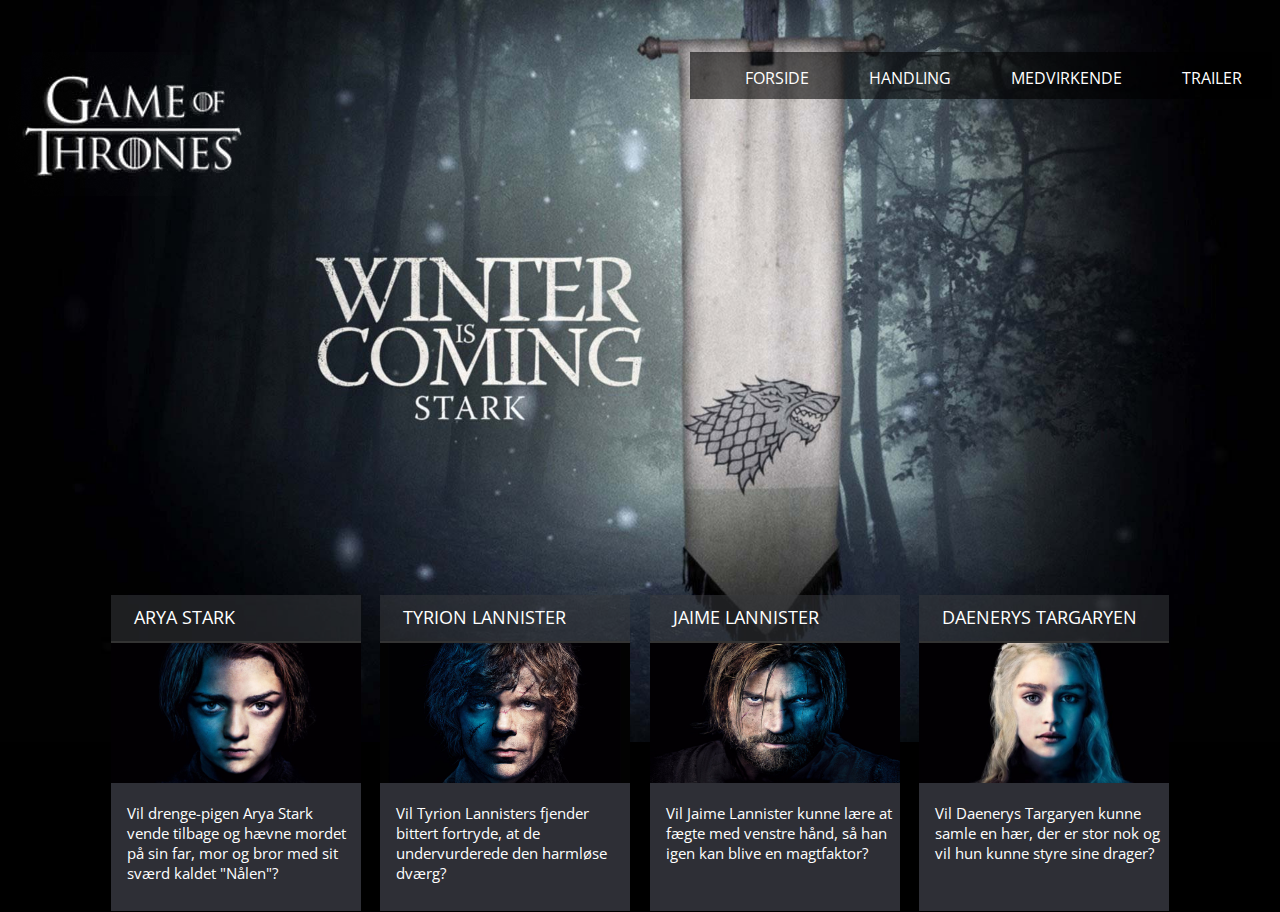
<file: index.html>
<!DOCTYPE html>
<html lang="en">
<head>
    <meta charset="UTF-8">
    <meta name="viewport" content="width=device-width, initial-scale=1.0">
    <link a href="css/style.css" type="text/css" rel="stylesheet">
    <meta name="viewport" content="width=device-width, initial-scale=1">
    <link rel="stylesheet" href="https://cdnjs.cloudflare.com/ajax/libs/font-awesome/4.7.0/css/font-awesome.min.css">
    <link href='https://fonts.googleapis.com/css?family=Open Sans' rel='stylesheet'>
    <link href="https://cdnjs.cloudflare.com/ajax/libs/animate.css/4.1.1/animate.min.css" rel="stylesheet"/>
    <title>Game of Thrones | Forside</title>
</head>
<body>
    <script>
        function myFunction() {
          var x = document.getElementById("myLinks");
          if (x.style.display === "block") {
            x.style.display = "none";
          } else {
            x.style.display = "block";
          }
        }
    </script>
    <div class="topnav">
        <a href="#home" class="active"></a>
        <div id="myLinks">
          <a href="index.html">Forside</a>
          <a href="handling.html">Handling</a>
          <a href="medvirkende.html">Medvirkende</a>
          <a href="trailer.html">Trailer</a>
        </div>
        <a href="javascript:void(0);" class="icon" onclick="myFunction()">
          <i class="fa fa-bars"></i>
        </a>
    </div>
    <header>
        <div class="div1">
            <a href="index.html"><img src="img/logo-got.png" class="animate__animated animate__fadeInLeft" class="gotimg"></a>
        </div>
        <nav>
            <a href="index.html" class="animate__animated animate__fadeInRight">FORSIDE</a>
            <a href="handling.html" class="animate__animated animate__fadeInRight">HANDLING</a>
            <a href="medvirkende.html" class="animate__animated animate__fadeInRight">MEDVIRKENDE</a>
            <a href="trailer.html" class="animate__animated animate__fadeInRight">TRAILER</a>
        </nav>
    </header>
    <content class="indexcontent">
        <a href="maisiewilliams.html"><div class="box">
            <h1>ARYA STARK</h1>
            <img src="img/arya-stark.jpg" class="topborder">
            <p>Vil drenge-pigen Arya Stark vende tilbage og hævne mordet på sin far, mor og bror med sit sværd kaldet "Nålen"?</p>
        </div></a>
        <a href="peterdinklage.html"><div class="box">
            <h1>TYRION LANNISTER</h1>
            <img src="img/tyrion-lannister.jpg" class="topborder">
            <p>Vil Tyrion Lannisters fjender bittert fortryde, at de undervurderede den harmløse dværg?</p>
        </div></a>
        <a href="nikolajcoster-waldau.html"><div class="box">
            <h1>JAIME LANNISTER</h1>
            <img src="img/jaime-lannister.jpg" class="topborder">
            <p>Vil Jaime Lannister kunne lære at fægte med venstre hånd, så han igen kan blive en magtfaktor?</p>
        </div></a>
        <a href="emiliaclarke.html"><div class="box">
            <h1>DAENERYS TARGARYEN</h1>
            <img src="img/daenerys-targaryen.jpg" class="topborder">
            <p>Vil Daenerys Targaryen kunne samle en hær, der er stor nok og vil hun kunne styre sine drager?</p>
        </div></a>
    </content>
</body>
</html>
</file>
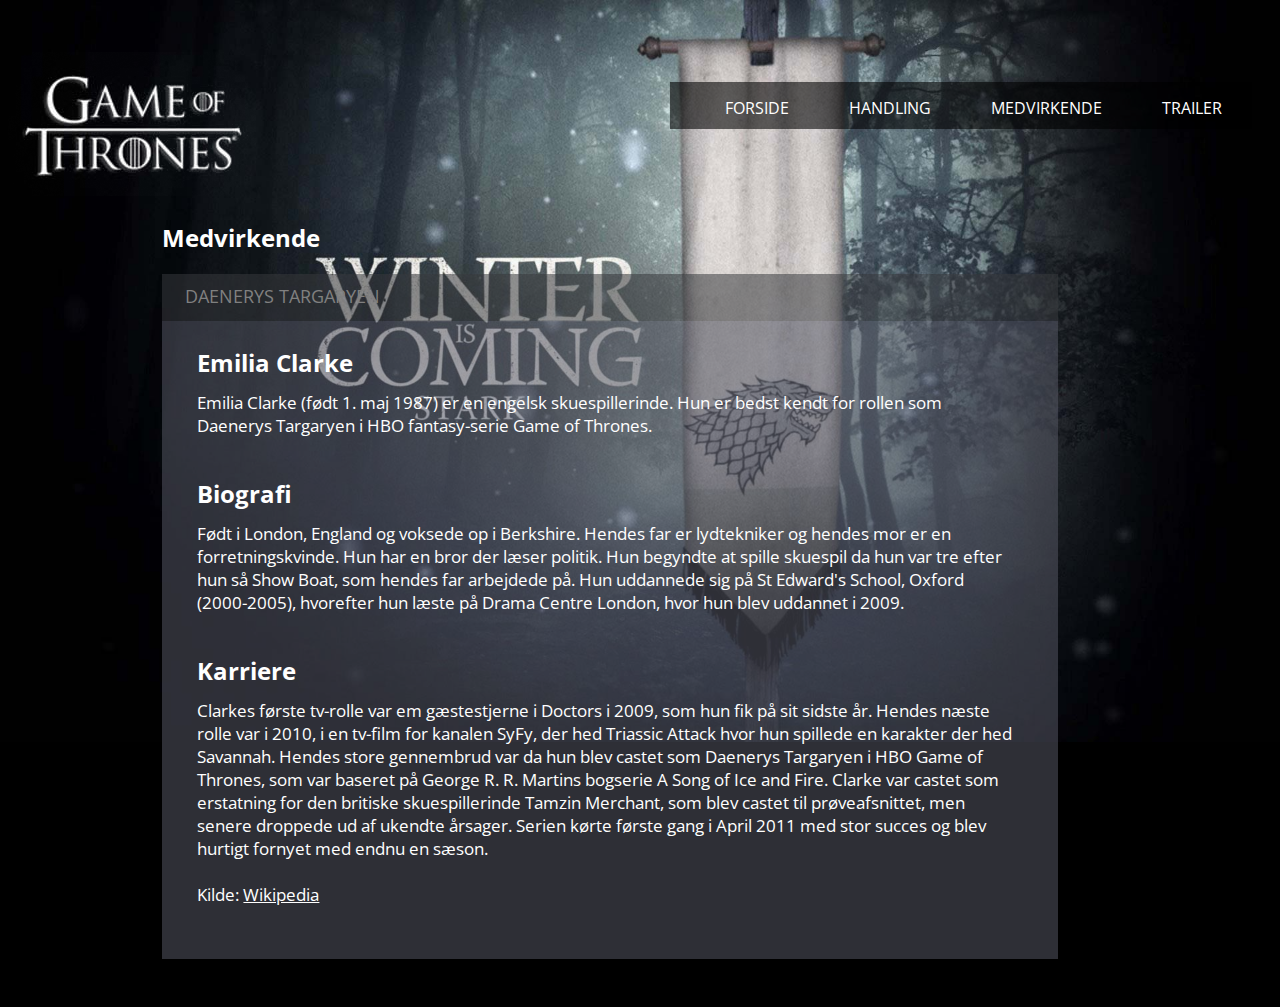
<file: emiliaclarke.html>
<!DOCTYPE html>
<html lang="en">
<head>
    <meta charset="UTF-8">
    <meta name="viewport" content="width=device-width, initial-scale=1.0">
    <link a href="css/skuespillere.css" type="text/css" rel="stylesheet">
    <meta name="viewport" content="width=device-width, initial-scale=1">
    <link rel="stylesheet" href="https://cdnjs.cloudflare.com/ajax/libs/font-awesome/4.7.0/css/font-awesome.min.css">
    <link href='https://fonts.googleapis.com/css?family=Open Sans' rel='stylesheet'>
    <link href="https://cdnjs.cloudflare.com/ajax/libs/animate.css/4.1.1/animate.min.css" rel="stylesheet"/>
    <title>Game of Thrones | Medvirkende</title>
</head>
<body>
    <script>
        function myFunction() {
          var x = document.getElementById("myLinks");
          if (x.style.display === "block") {
            x.style.display = "none";
          } else {
            x.style.display = "block";
          }
        }
    </script>
    <div class="topnav">
        <a href="#home" class="active"></a>
        <div id="myLinks">
          <a href="index.html">Forside</a>
          <a href="handling.html">Handling</a>
          <a href="medvirkende.html">Medvirkende</a>
          <a href="trailer.html">Trailer</a>
        </div>
        <a href="javascript:void(0);" class="icon" onclick="myFunction()">
          <i class="fa fa-bars"></i>
        </a>
    </div>
    <header>
        <div class="div1">
            <a href="index.html"><img src="img/logo-got.png" class="animate__animated animate__fadeInLeft" class="gotimg"></a>
        </div>
        <nav>
            <a href="index.html" class="animate__animated animate__fadeInRight">FORSIDE</a>
            <a href="handling.html" class="animate__animated animate__fadeInRight">HANDLING</a>
            <a href="medvirkende.html" class="animate__animated animate__fadeInRight">MEDVIRKENDE</a>
            <a href="trailer.html" class="animate__animated animate__fadeInRight">TRAILER</a>
        </nav>
    </header>

    <content>
        <article class="box">
            <h2>Medvirkende</h2>
            <h1>DAENERYS TARGARYEN</h1>
            <div class="flexbox">
                <div>
                    <h2 class="h2">Emilia Clarke</h2>
                    <p class="p">Emilia Clarke (født 1. maj 1987) er en engelsk skuespillerinde. Hun er bedst kendt for rollen som Daenerys Targaryen i HBO fantasy-serie Game of Thrones.</p>
                    <h2 class="h2">Biografi</h3>
                    <p class="p">Født i London, England og voksede op i Berkshire. Hendes far er lydtekniker og hendes mor er en forretningskvinde. Hun har en bror der læser politik. Hun begyndte at spille skuespil da hun var tre efter hun så Show Boat, som hendes far arbejdede på. Hun uddannede sig på St Edward's School, Oxford (2000-2005), hvorefter hun læste på Drama Centre London, hvor hun blev uddannet i 2009.</p>
                    <h2 class="h2">Karriere</h2><p class="p">Clarkes første tv-rolle var em gæstestjerne i Doctors i 2009, som hun fik på sit sidste år. Hendes næste rolle var i 2010, i en tv-film for kanalen SyFy, der hed Triassic Attack hvor hun spillede en karakter der hed Savannah. Hendes store gennembrud var da hun blev castet som Daenerys Targaryen i HBO Game of Thrones, som var baseret på George R. R. Martins bogserie A Song of Ice and Fire. Clarke var castet som erstatning for den britiske skuespillerinde Tamzin Merchant, som blev castet til prøveafsnittet, men senere droppede ud af ukendte årsager. Serien kørte første gang i April 2011 med stor succes og blev hurtigt fornyet med endnu en sæson.<br><br>Kilde: <a href="https://en.wikipedia.org/wiki/Emilia_Clarke" target="_blank">Wikipedia</a></p>
                </div>
            </div>
        </article>
    </content>
</body>
</html>
</file>
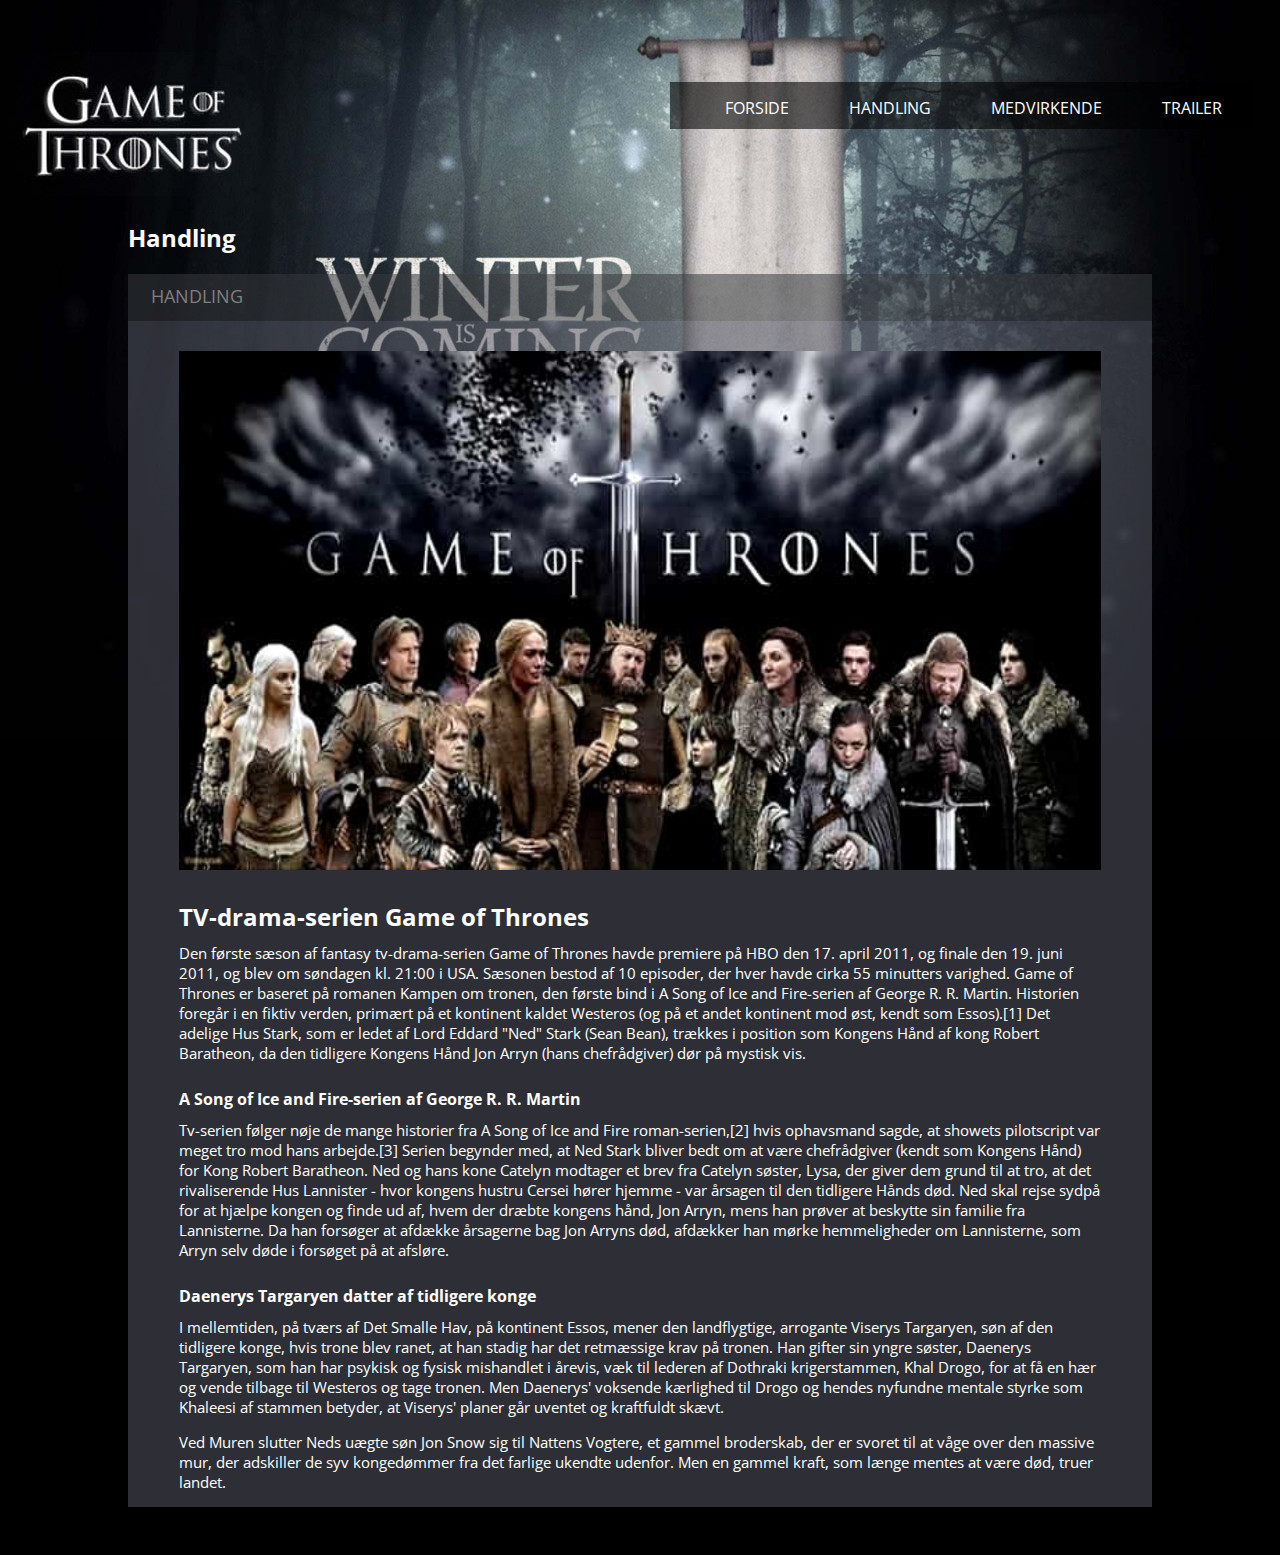
<file: handling.html>
<!DOCTYPE html>
<html lang="en">
<head>
    <meta charset="UTF-8">
    <meta name="viewport" content="width=device-width, initial-scale=1.0">
    <link a href="css/handling.css" type="text/css" rel="stylesheet">
    <meta name="viewport" content="width=device-width, initial-scale=1">
    <link rel="stylesheet" href="https://cdnjs.cloudflare.com/ajax/libs/font-awesome/4.7.0/css/font-awesome.min.css">
    <link href='https://fonts.googleapis.com/css?family=Open Sans' rel='stylesheet'>
    <link href="https://cdnjs.cloudflare.com/ajax/libs/animate.css/4.1.1/animate.min.css" rel="stylesheet"/>
    <title>Game of Thrones | Handling</title>
</head>
<body>
    <script>
        function myFunction() {
          var x = document.getElementById("myLinks");
          if (x.style.display === "block") {
            x.style.display = "none";
          } else {
            x.style.display = "block";
          }
        }
    </script>
    <div class="topnav">
        <a href="#home" class="active"></a>
        <div id="myLinks">
          <a href="index.html">Forside</a>
          <a href="handling.html">Handling</a>
          <a href="medvirkende.html">Medvirkende</a>
          <a href="trailer.html">Trailer</a>
        </div>
        <a href="javascript:void(0);" class="icon" onclick="myFunction()">
          <i class="fa fa-bars"></i>
        </a>
    </div>
    <header>
        <div class="div1">
            <a href="index.html"><img src="img/logo-got.png" class="animate__animated animate__fadeInLeft" class="gotimg"></a>
        </div>
        <nav>
            <a href="index.html" class="animate__animated animate__fadeInRight">FORSIDE</a>
            <a href="handling.html" class="animate__animated animate__fadeInRight">HANDLING</a>
            <a href="medvirkende.html" class="animate__animated animate__fadeInRight">MEDVIRKENDE</a>
            <a href="trailer.html" class="animate__animated animate__fadeInRight">TRAILER</a>
        </nav>
    </header>

    <content>
        <div class="box">
            <h2>Handling</h2>
            <h1>HANDLING</h1>
            <div class="pic">
              <img src="img/gameofthroneshandling.jpg" class="got">
            </div>
            <h2 class="h2">TV-drama-serien Game of Thrones</h2>
            <p>Den første sæson af fantasy tv-drama-serien Game of Thrones havde premiere på HBO den 17. april 2011, og finale den 19. juni 2011, og blev om søndagen kl. 21:00 i USA. Sæsonen bestod af 10 episoder, der hver havde cirka 55 minutters varighed. Game of Thrones er baseret på romanen Kampen om tronen, den første bind i A Song of Ice and Fire-serien af George R. R. Martin. Historien foregår i en fiktiv verden, primært på et kontinent kaldet Westeros (og på et andet kontinent mod øst, kendt som Essos).[1] Det adelige Hus Stark, som er ledet af Lord Eddard "Ned" Stark (Sean Bean), trækkes i position som Kongens Hånd af kong Robert Baratheon, da den tidligere Kongens Hånd Jon Arryn (hans chefrådgiver) dør på mystisk vis.</p>
            <h4 class="h2">A Song of Ice and Fire-serien af George R. R. Martin</h4>
            <p>Tv-serien følger nøje de mange historier fra A Song of Ice and Fire roman-serien,[2] hvis ophavsmand sagde, at showets pilotscript var meget tro mod hans arbejde.[3] Serien begynder med, at Ned Stark bliver bedt om at være chefrådgiver (kendt som Kongens Hånd) for Kong Robert Baratheon. Ned og hans kone Catelyn modtager et brev fra Catelyn søster, Lysa, der giver dem grund til at tro, at det rivaliserende Hus Lannister - hvor kongens hustru Cersei hører hjemme - var årsagen til den tidligere Hånds død. Ned skal rejse sydpå for at hjælpe kongen og finde ud af, hvem der dræbte kongens hånd, Jon Arryn, mens han prøver at beskytte sin familie fra Lannisterne. Da han forsøger at afdække årsagerne bag Jon Arryns død, afdækker han mørke hemmeligheder om Lannisterne, som Arryn selv døde i forsøget på at afsløre.</p>
            <h4 class="h2">Daenerys Targaryen datter af tidligere konge</h4>
            <p>I mellemtiden, på tværs af Det Smalle Hav, på kontinent Essos, mener den landflygtige, arrogante Viserys Targaryen, søn af den tidligere konge, hvis trone blev ranet, at han stadig har det retmæssige krav på tronen. Han gifter sin yngre søster, Daenerys Targaryen, som han har psykisk og fysisk mishandlet i årevis, væk til lederen af Dothraki krigerstammen, Khal Drogo, for at få en hær og vende tilbage til Westeros og tage tronen. Men Daenerys' voksende kærlighed til Drogo og hendes nyfundne mentale styrke som Khaleesi af stammen betyder, at Viserys' planer går uventet og kraftfuldt skævt.</p>
            <p>Ved Muren slutter Neds uægte søn Jon Snow sig til Nattens Vogtere, et gammel broderskab, der er svoret til at våge over den massive mur, der adskiller de syv kongedømmer fra det farlige ukendte udenfor. Men en gammel kraft, som længe mentes at være død, truer landet.</p>
        </div>
    </content>
</body>
</html>
</file>
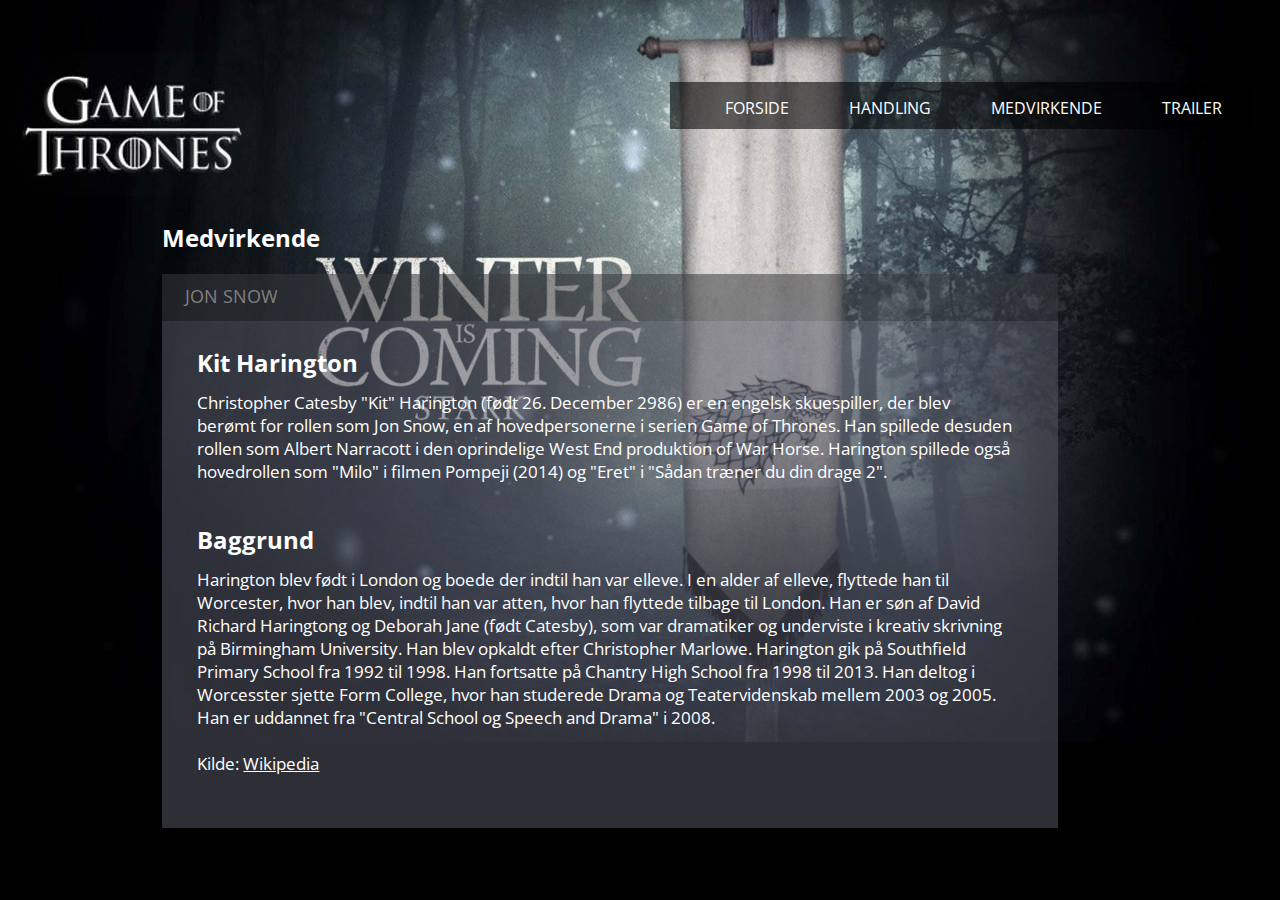
<file: kitharington.html>
<!DOCTYPE html>
<html lang="en">
<head>
    <meta charset="UTF-8">
    <meta name="viewport" content="width=device-width, initial-scale=1.0">
    <link a href="css/skuespillere.css" type="text/css" rel="stylesheet">
    <meta name="viewport" content="width=device-width, initial-scale=1">
    <link rel="stylesheet" href="https://cdnjs.cloudflare.com/ajax/libs/font-awesome/4.7.0/css/font-awesome.min.css">
    <link href='https://fonts.googleapis.com/css?family=Open Sans' rel='stylesheet'>
    <link href="https://cdnjs.cloudflare.com/ajax/libs/animate.css/4.1.1/animate.min.css" rel="stylesheet"/>
    <title>Game of Thrones | Medvirkende</title>
</head>
<body>
    <script>
        function myFunction() {
          var x = document.getElementById("myLinks");
          if (x.style.display === "block") {
            x.style.display = "none";
          } else {
            x.style.display = "block";
          }
        }
    </script>
    <div class="topnav">
        <a href="#home" class="active"></a>
        <div id="myLinks">
          <a href="index.html">Forside</a>
          <a href="handling.html">Handling</a>
          <a href="medvirkende.html">Medvirkende</a>
          <a href="trailer.html">Trailer</a>
        </div>
        <a href="javascript:void(0);" class="icon" onclick="myFunction()">
          <i class="fa fa-bars"></i>
        </a>
    </div>
    <header>
        <div class="div1">
            <a href="index.html"><img src="img/logo-got.png" class="animate__animated animate__fadeInLeft" class="gotimg"></a>
        </div>
        <nav>
            <a href="index.html" class="animate__animated animate__fadeInRight">FORSIDE</a>
            <a href="handling.html" class="animate__animated animate__fadeInRight">HANDLING</a>
            <a href="medvirkende.html" class="animate__animated animate__fadeInRight">MEDVIRKENDE</a>
            <a href="trailer.html" class="animate__animated animate__fadeInRight">TRAILER</a>
        </nav>
    </header>

    <content>
        <article class="box">
            <h2>Medvirkende</h2>
            <h1>JON SNOW</h1>
            <div class="flexbox">
                <div>
                    <h2 class="h2">Kit Harington</h2>
                    <p class="p">Christopher Catesby "Kit" Harington (født 26. December 2986) er en engelsk skuespiller, der blev berømt for rollen som Jon Snow, en af hovedpersonerne i serien Game of Thrones. Han spillede desuden rollen som Albert Narracott i den oprindelige West End produktion of War Horse. Harington spillede også hovedrollen som "Milo" i filmen Pompeji (2014) og "Eret" i "Sådan træner du din drage 2".</p>
                    <h2 class="h2">Baggrund</h2><p class="p">Harington blev født i London og boede der indtil han var elleve. I en alder af elleve, flyttede han til Worcester, hvor han blev, indtil han var atten, hvor han flyttede tilbage til London. Han er søn af David Richard Haringtong og Deborah Jane (født Catesby), som var dramatiker og underviste i kreativ skrivning på Birmingham University. Han blev opkaldt efter Christopher Marlowe. Harington gik på Southfield Primary School fra 1992 til 1998. Han fortsatte på Chantry High School fra 1998 til 2013. Han deltog i Worcesster sjette Form College, hvor han studerede Drama og Teatervidenskab mellem 2003 og 2005. Han er uddannet fra "Central School og Speech and Drama" i 2008.<br><br>Kilde: <a href="https://en.wikipedia.org/wiki/Kit_Harington" target="_blank">Wikipedia</a></p>
                </div>
            </div>
        </article>
    </content>
</body>
</html>
</file>
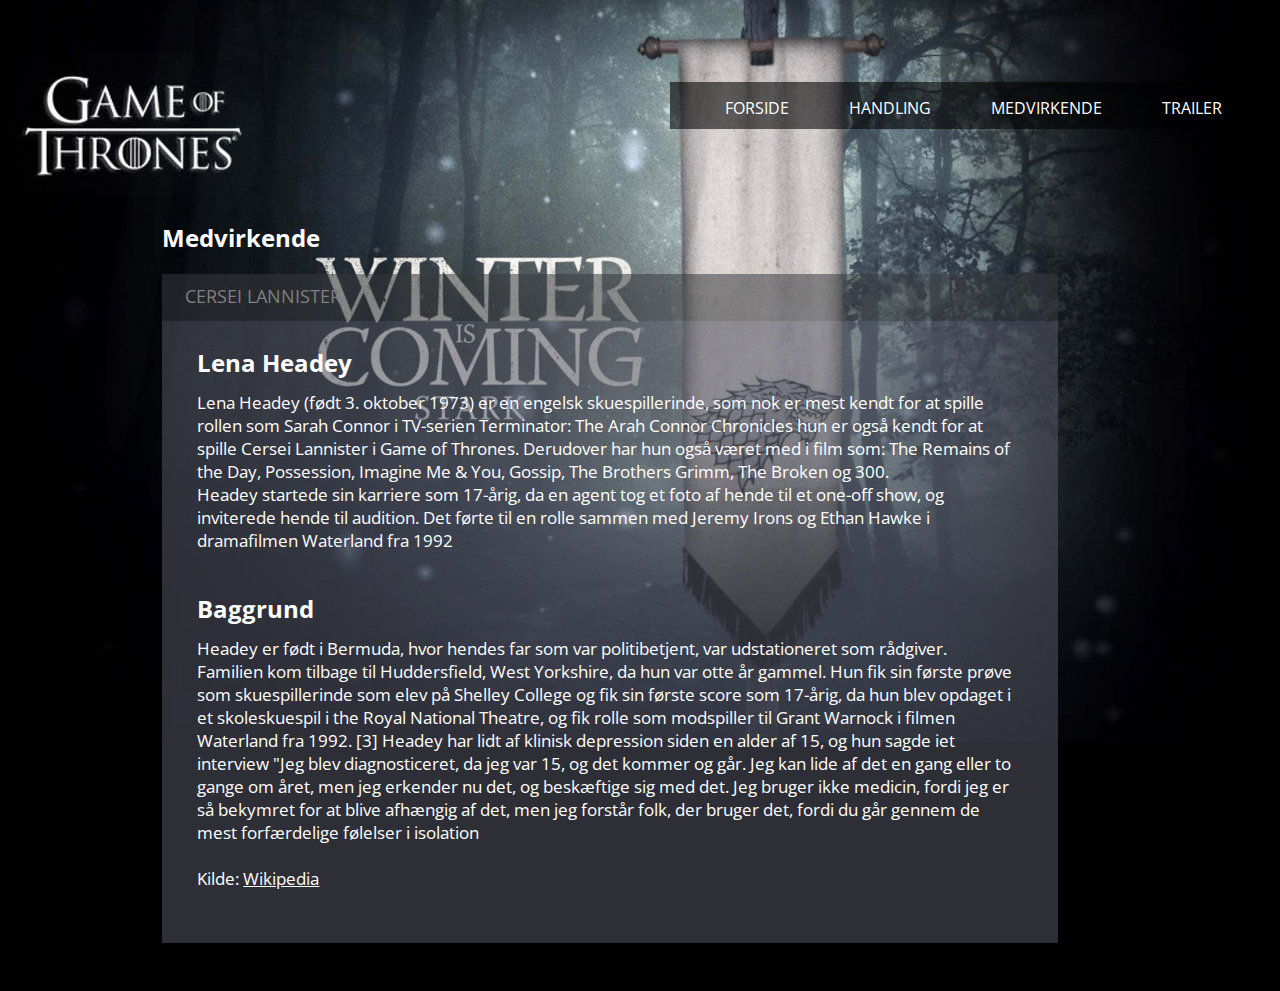
<file: lenaheadey.html>
<!DOCTYPE html>
<html lang="en">
<head>
    <meta charset="UTF-8">
    <meta name="viewport" content="width=device-width, initial-scale=1.0">
    <link a href="css/skuespillere.css" type="text/css" rel="stylesheet">
    <meta name="viewport" content="width=device-width, initial-scale=1">
    <link rel="stylesheet" href="https://cdnjs.cloudflare.com/ajax/libs/font-awesome/4.7.0/css/font-awesome.min.css">
    <link href='https://fonts.googleapis.com/css?family=Open Sans' rel='stylesheet'>
    <link href="https://cdnjs.cloudflare.com/ajax/libs/animate.css/4.1.1/animate.min.css" rel="stylesheet"/>
    <title>Game of Thrones | Medvirkende</title>
</head>
<body>
    <script>
        function myFunction() {
          var x = document.getElementById("myLinks");
          if (x.style.display === "block") {
            x.style.display = "none";
          } else {
            x.style.display = "block";
          }
        }
    </script>
    <div class="topnav">
        <a href="#home" class="active"></a>
        <div id="myLinks">
          <a href="index.html">Forside</a>
          <a href="handling.html">Handling</a>
          <a href="medvirkende.html">Medvirkende</a>
          <a href="trailer.html">Trailer</a>
        </div>
        <a href="javascript:void(0);" class="icon" onclick="myFunction()">
          <i class="fa fa-bars"></i>
        </a>
    </div>
    <header>
        <div class="div1">
            <a href="index.html"><img src="img/logo-got.png" class="animate__animated animate__fadeInLeft" class="gotimg"></a>
        </div>
        <nav>
            <a href="index.html" class="animate__animated animate__fadeInRight">FORSIDE</a>
            <a href="handling.html" class="animate__animated animate__fadeInRight">HANDLING</a>
            <a href="medvirkende.html" class="animate__animated animate__fadeInRight">MEDVIRKENDE</a>
            <a href="trailer.html" class="animate__animated animate__fadeInRight">TRAILER</a>
        </nav>
    </header>

    <content>
        <article class="box">
            <h2>Medvirkende</h2>
            <h1>CERSEI LANNISTER</h1>
            <div class="flexbox">
                <div>
                    <h2 class="h2">Lena Headey</h2>
                    <p class="p">Lena Headey (født 3. oktober 1973) er en engelsk skuespillerinde, som nok er mest kendt for at spille rollen som Sarah Connor i TV-serien Terminator: The Arah Connor Chronicles hun er også kendt for at spille Cersei Lannister i Game of Thrones. Derudover har hun også været med i film som: The Remains of the Day, Possession, Imagine Me & You, Gossip, The Brothers Grimm, The Broken og 300.<br>Headey startede sin karriere som 17-årig, da en agent tog et foto af hende til et one-off show, og inviterede hende til audition. Det førte til en rolle sammen med Jeremy Irons og Ethan Hawke i dramafilmen Waterland fra 1992</p>
                    <h2 class="h2">Baggrund</h2><p class="p">Headey er født i Bermuda, hvor hendes far som var politibetjent, var udstationeret som rådgiver. Familien kom tilbage til Huddersfield, West Yorkshire, da hun var otte år gammel. Hun fik sin første prøve som skuespillerinde som elev på Shelley College og fik sin første score som 17-årig, da hun blev opdaget i et skoleskuespil i the Royal National Theatre, og fik rolle som modspiller til Grant Warnock i filmen Waterland fra 1992. [3] Headey har lidt af klinisk depression siden en alder af 15, og hun sagde iet interview "Jeg blev diagnosticeret, da jeg var 15, og det kommer og går. Jeg kan lide af det en gang eller to gange om året, men jeg erkender nu det, og beskæftige sig med det. Jeg bruger ikke medicin, fordi jeg er så bekymret for at blive afhængig af det, men jeg forstår folk, der bruger det, fordi du går gennem de mest forfærdelige følelser i isolation<br><br>Kilde: <a href="https://en.wikipedia.org/wiki/Lena_Headey" target="_blank">Wikipedia</a></p>
                </div>
            </div>
        </article>
    </content>
</body>
</html>
</file>
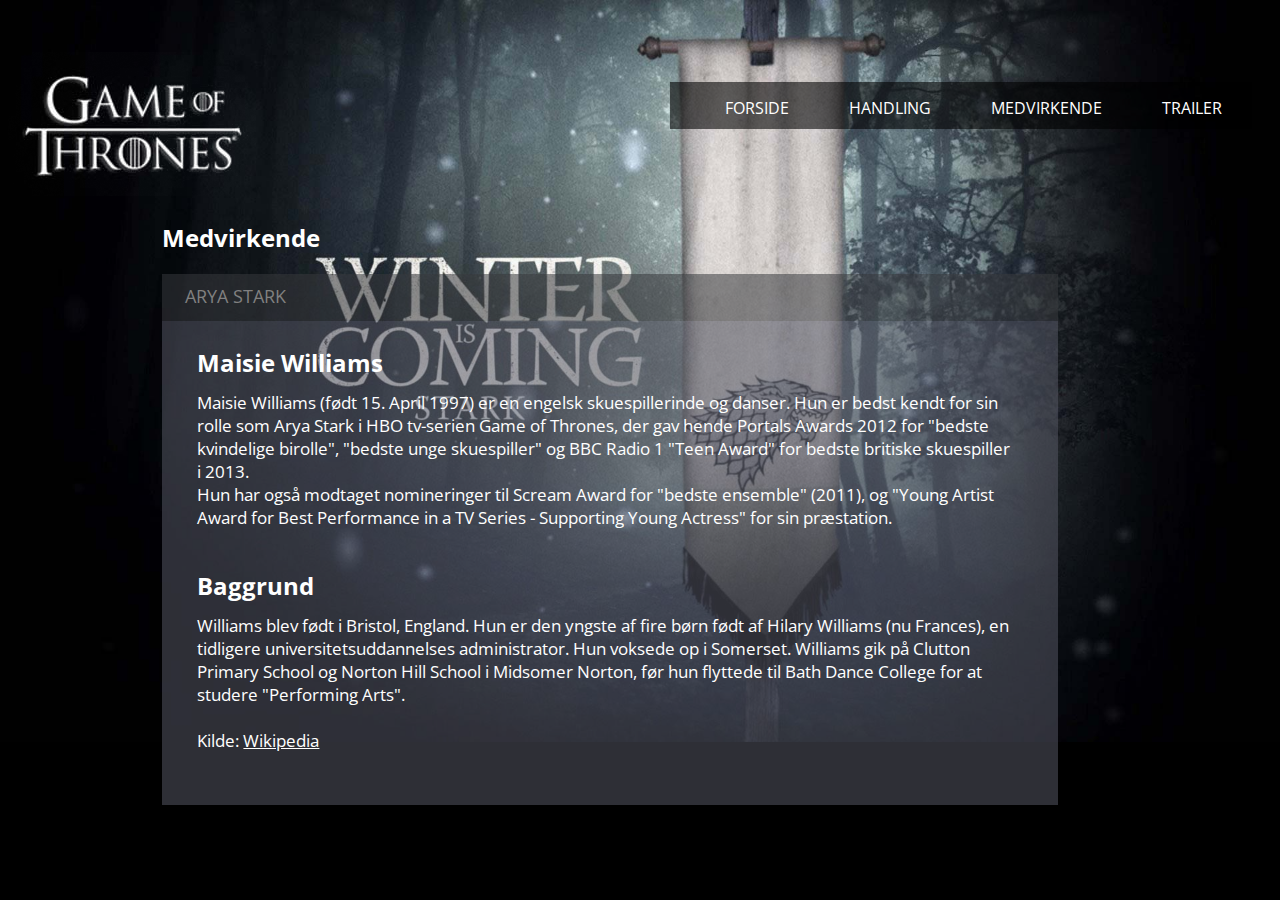
<file: maisiewilliams.html>
<!DOCTYPE html>
<html lang="en">
<head>
    <meta charset="UTF-8">
    <meta name="viewport" content="width=device-width, initial-scale=1.0">
    <link a href="css/skuespillere.css" type="text/css" rel="stylesheet">
    <meta name="viewport" content="width=device-width, initial-scale=1">
    <link rel="stylesheet" href="https://cdnjs.cloudflare.com/ajax/libs/font-awesome/4.7.0/css/font-awesome.min.css">
    <link href='https://fonts.googleapis.com/css?family=Open Sans' rel='stylesheet'>
    <link href="https://cdnjs.cloudflare.com/ajax/libs/animate.css/4.1.1/animate.min.css" rel="stylesheet"/>
    <title>Game of Thrones | Medvirkende</title>
</head>
<body>
    <script>
        function myFunction() {
          var x = document.getElementById("myLinks");
          if (x.style.display === "block") {
            x.style.display = "none";
          } else {
            x.style.display = "block";
          }
        }
    </script>
    <div class="topnav">
        <a href="#home" class="active"></a>
        <div id="myLinks">
          <a href="index.html">Forside</a>
          <a href="handling.html">Handling</a>
          <a href="medvirkende.html">Medvirkende</a>
          <a href="trailer.html">Trailer</a>
        </div>
        <a href="javascript:void(0);" class="icon" onclick="myFunction()">
          <i class="fa fa-bars"></i>
        </a>
    </div>
    <header>
        <div class="div1">
            <a href="index.html"><img src="img/logo-got.png" class="animate__animated animate__fadeInLeft" class="gotimg"></a>
        </div>
        <nav>
            <a href="index.html" class="animate__animated animate__fadeInRight">FORSIDE</a>
            <a href="handling.html" class="animate__animated animate__fadeInRight">HANDLING</a>
            <a href="medvirkende.html" class="animate__animated animate__fadeInRight">MEDVIRKENDE</a>
            <a href="trailer.html" class="animate__animated animate__fadeInRight">TRAILER</a>
        </nav>
    </header>

    <content>
        <article class="box">
            <h2>Medvirkende</h2>
            <h1>ARYA STARK</h1>
            <div class="flexbox">
                <div>
                    <h2 class="h2">Maisie Williams</h2>
                    <p class="p">Maisie Williams (født 15. April 1997) er en engelsk skuespillerinde og danser. Hun er bedst kendt for sin rolle som Arya Stark i HBO tv-serien Game of Thrones, der gav hende Portals Awards 2012 for "bedste kvindelige birolle", "bedste unge skuespiller" og BBC Radio 1 "Teen Award" for bedste britiske skuespiller i 2013.<br>Hun har også modtaget nomineringer til Scream Award for "bedste ensemble" (2011), og "Young Artist Award for Best Performance in a TV Series - Supporting Young Actress" for sin præstation.</p>
                    <h2 class="h2">Baggrund</h3>
                    <p class="p">Williams blev født i Bristol, England. Hun er den yngste af fire børn født af Hilary Williams (nu Frances), en tidligere universitetsuddannelses administrator. Hun voksede op i Somerset. Williams gik på Clutton Primary School og Norton Hill School i Midsomer Norton, før hun flyttede til Bath Dance College for at studere "Performing Arts".<br><br>Kilde: <a href="https://en.wikipedia.org/wiki/Maisie_Williams" target="_blank">Wikipedia</a></p>
                </div>
            </div>
        </article>
    </content>
</body>
</html>
</file>
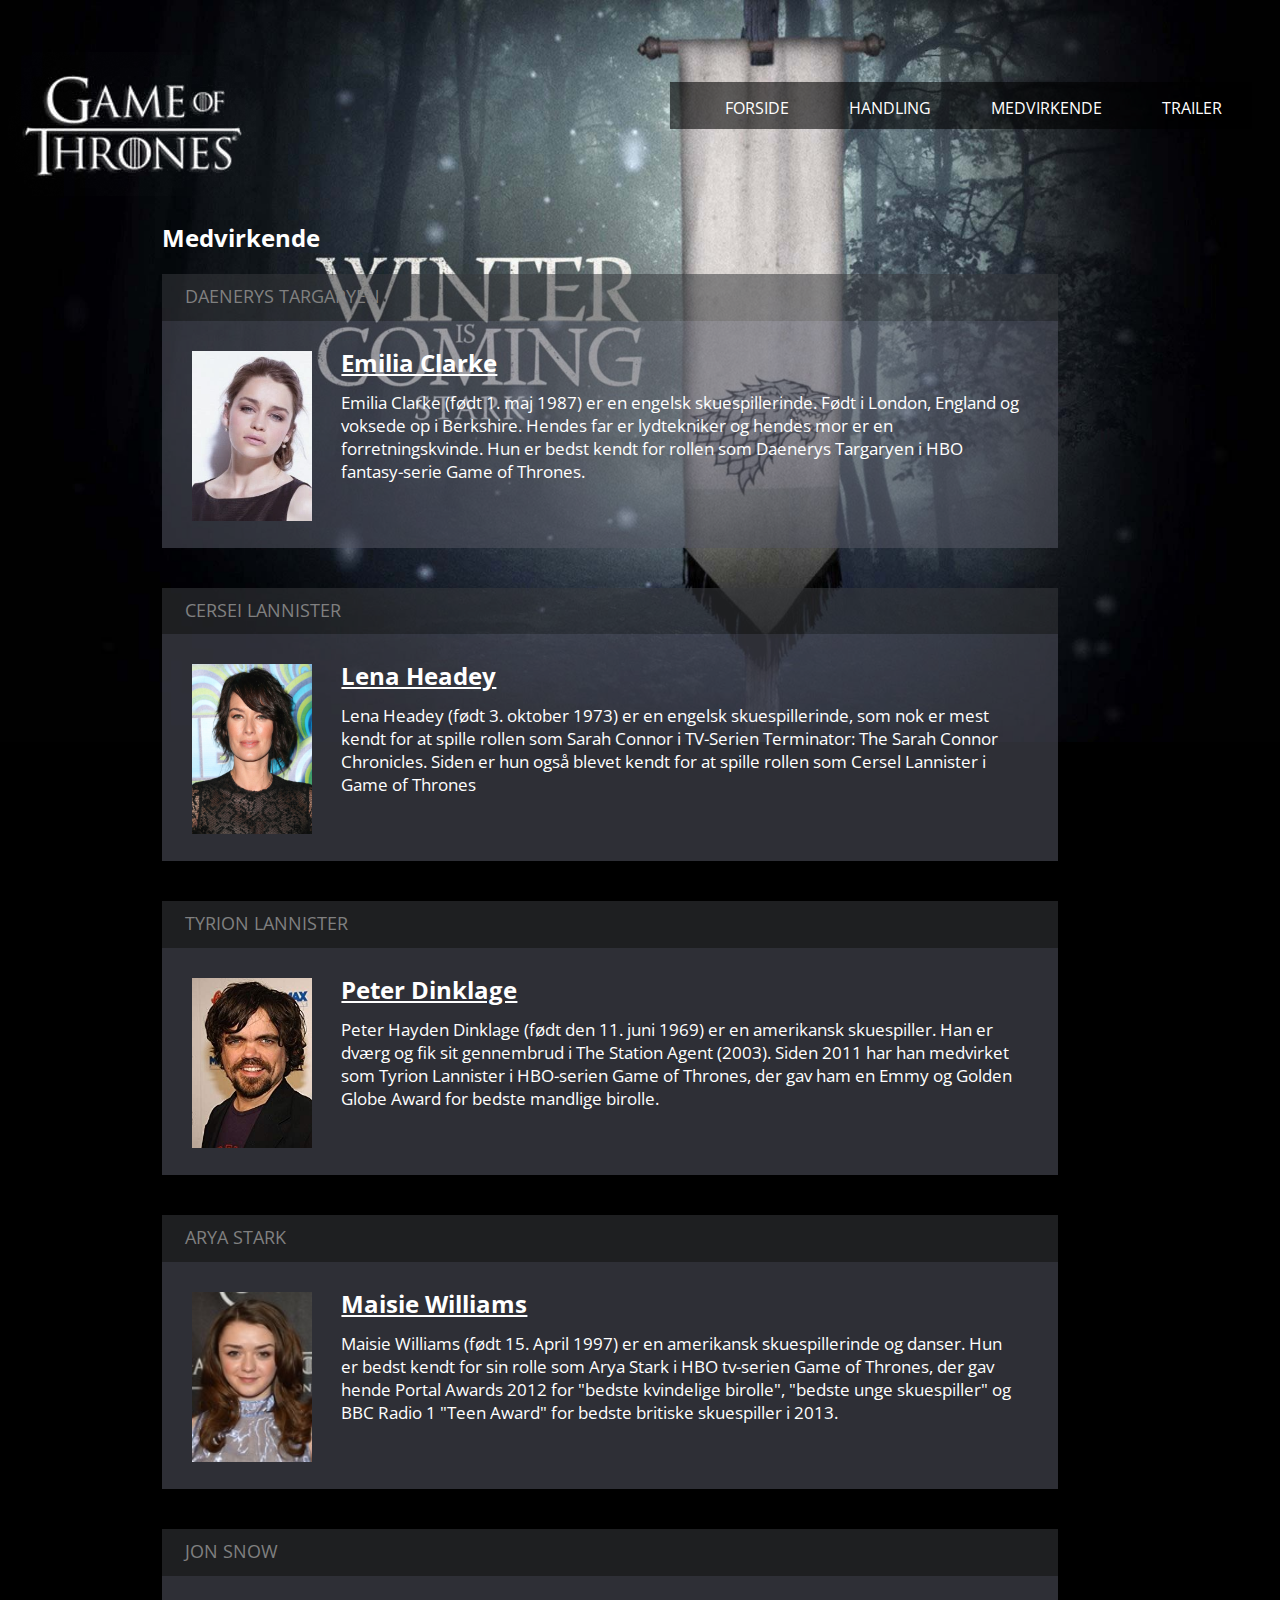
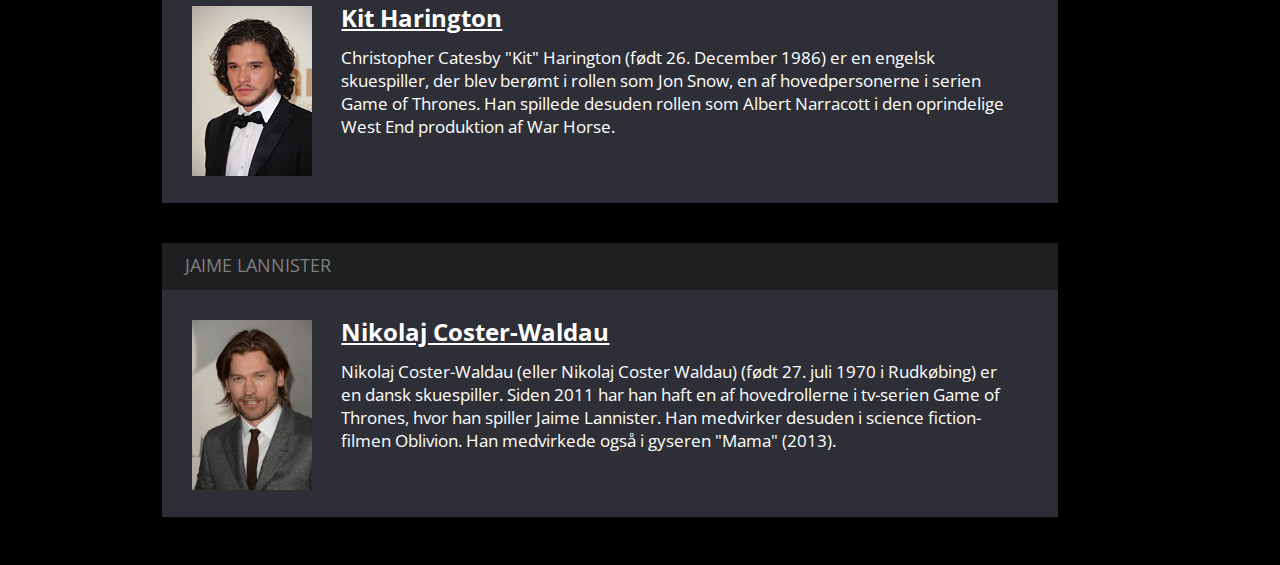
<file: medvirkende.html>
<!DOCTYPE html>
<html lang="en">
<head>
    <meta charset="UTF-8">
    <meta name="viewport" content="width=device-width, initial-scale=1.0">
    <link a href="css/medvirkende.css" type="text/css" rel="stylesheet">
    <meta name="viewport" content="width=device-width, initial-scale=1">
    <link rel="stylesheet" href="https://cdnjs.cloudflare.com/ajax/libs/font-awesome/4.7.0/css/font-awesome.min.css">
    <link href='https://fonts.googleapis.com/css?family=Open Sans' rel='stylesheet'>
    <link href="https://cdnjs.cloudflare.com/ajax/libs/animate.css/4.1.1/animate.min.css" rel="stylesheet"/>
    <title>Game of Thrones | Medvirkende</title>
</head>
<body>
    <script>
        function myFunction() {
          var x = document.getElementById("myLinks");
          if (x.style.display === "block") {
            x.style.display = "none";
          } else {
            x.style.display = "block";
          }
        }
    </script>
    <div class="topnav">
        <a href="#home" class="active"></a>
        <div id="myLinks">
          <a href="index.html">Forside</a>
          <a href="handling.html">Handling</a>
          <a href="medvirkende.html">Medvirkende</a>
          <a href="trailer.html">Trailer</a>
        </div>
        <a href="javascript:void(0);" class="icon" onclick="myFunction()">
          <i class="fa fa-bars"></i>
        </a>
    </div>
    <header>
        <div class="div1">
            <a href="index.html"><img src="img/logo-got.png" class="animate__animated animate__fadeInLeft" class="gotimg"></a>
        </div>
        <nav>
            <a href="index.html" class="animate__animated animate__fadeInRight">FORSIDE</a>
            <a href="handling.html" class="animate__animated animate__fadeInRight">HANDLING</a>
            <a href="medvirkende.html" class="animate__animated animate__fadeInRight">MEDVIRKENDE</a>
            <a href="trailer.html" class="animate__animated animate__fadeInRight">TRAILER</a>
        </nav>
    </header>

    <content>
        <article class="box">
            <h2>Medvirkende</h2>
            <h1>DAENERYS TARGARYEN</h1>
            <div class="flexbox">
                <div class="image-area">
                    <a href="emiliaclarke.html"><img src="img/EmiliaClarke.jpg.opdownload" class="got"></a>
                </div>
                <div>
                    <a href="emiliaclarke.html"><h2 class="h2">Emilia Clarke</h2></a>
                    <p class="p">Emilia Clarke (født 1. maj 1987) er en engelsk skuespillerinde. Født i London, England og voksede op i Berkshire. Hendes far er lydtekniker og hendes mor er en forretningskvinde. Hun er bedst kendt for rollen som Daenerys Targaryen i HBO fantasy-serie Game of Thrones.</p>
                </div>
            </div>
        </article>
        <article class="box">
            <h1>CERSEI LANNISTER</h1>
            <div class="flexbox">
                <div class="image-area">
                    <a href="lenaheadey.html"><img src="img/LenaHeadey.jpg" class="got"></a>
                </div>
                <div>
                    <a href="lenaheadey.html"><h2 class="h2">Lena Headey</h2></a>
                    <p class="p">Lena Headey (født 3. oktober 1973) er en engelsk skuespillerinde, som nok er mest kendt for at spille rollen som Sarah Connor i TV-Serien Terminator: The Sarah Connor Chronicles. Siden er hun også blevet kendt for at spille rollen som Cersel Lannister i Game of Thrones</p>
                </div>
            </div>
        </article>
        <article class="box">
            <h1>TYRION LANNISTER</h1>
            <div class="flexbox">
                <div class="image-area">
                    <a href="peterdinklage.html"><img src="img/PeterDinklage.jpg" class="got"></a>
                </div>
                <div>
                    <a href="peterdinklage.html"><h2 class="h2">Peter Dinklage</h2></a>
                    <p class="p">Peter Hayden Dinklage (født den 11. juni 1969) er en amerikansk skuespiller. Han er dværg og fik sit gennembrud i The Station Agent (2003). Siden 2011 har han medvirket som Tyrion Lannister i HBO-serien Game of Thrones, der gav ham en Emmy og Golden Globe Award for bedste mandlige birolle.</p>
                </div>
            </div>
        </article>
        <article class="box">
            <h1>ARYA STARK</h1>
            <div class="flexbox">
                <div class="image-area">
                    <a href="maisiewilliams.html"><img src="img/MaisieWilliams.jpg" class="got"></a>
                </div>
                <div>
                    <a href="maisiewilliams.html"><h2 class="h2">Maisie Williams</h2></a>
                    <p class="p">Maisie Williams (født 15. April 1997) er en amerikansk skuespillerinde og danser. Hun er bedst kendt for sin rolle som Arya Stark i HBO tv-serien Game of Thrones, der gav hende Portal Awards 2012 for "bedste kvindelige birolle", "bedste unge skuespiller" og BBC Radio 1 "Teen Award" for bedste britiske skuespiller i 2013.</p>
                </div>
            </div>
        </article>
        <article class="box">
            <h1>JON SNOW</h1>
            <div class="flexbox">
                <div class="image-area">
                    <a href="kitharington.html"><img src="img/KitHarington.jpg" class="got"></a>
                </div>
                <div>
                    <a href="kitharington.html"><h2 class="h2">Kit Harington</h2></a>
                    <p class="p">Christopher Catesby "Kit" Harington (født 26. December 1986) er en engelsk skuespiller, der blev berømt i rollen som Jon Snow, en af hovedpersonerne i serien Game of Thrones. Han spillede desuden rollen som Albert Narracott i den oprindelige West End produktion af War Horse.</p>
                </div>
            </div>
        </article>
        <article class="box">
            <h1>JAIME LANNISTER</h1>
            <div class="flexbox">
                <div class="image-area">
                    <a href="nikolajcosterwaldau.html"><img src="img/NikolajCosterWaldau.jpg" class="got"></a>
                </div>
                <div>
                    <a href="nikolajcoster-waldau.html"><h2 class="h2">Nikolaj Coster-Waldau</h2></a>
                    <p class="p">Nikolaj Coster-Waldau (eller Nikolaj Coster Waldau) (født 27. juli 1970 i Rudkøbing) er en dansk skuespiller. Siden 2011 har han haft en af hovedrollerne i tv-serien Game of Thrones, hvor han spiller Jaime Lannister. Han medvirker desuden i science fiction-filmen Oblivion. Han medvirkede også i gyseren "Mama" (2013).</p>
                </div>
            </div>
        </article>
    </content>
</body>
</html>
</file>
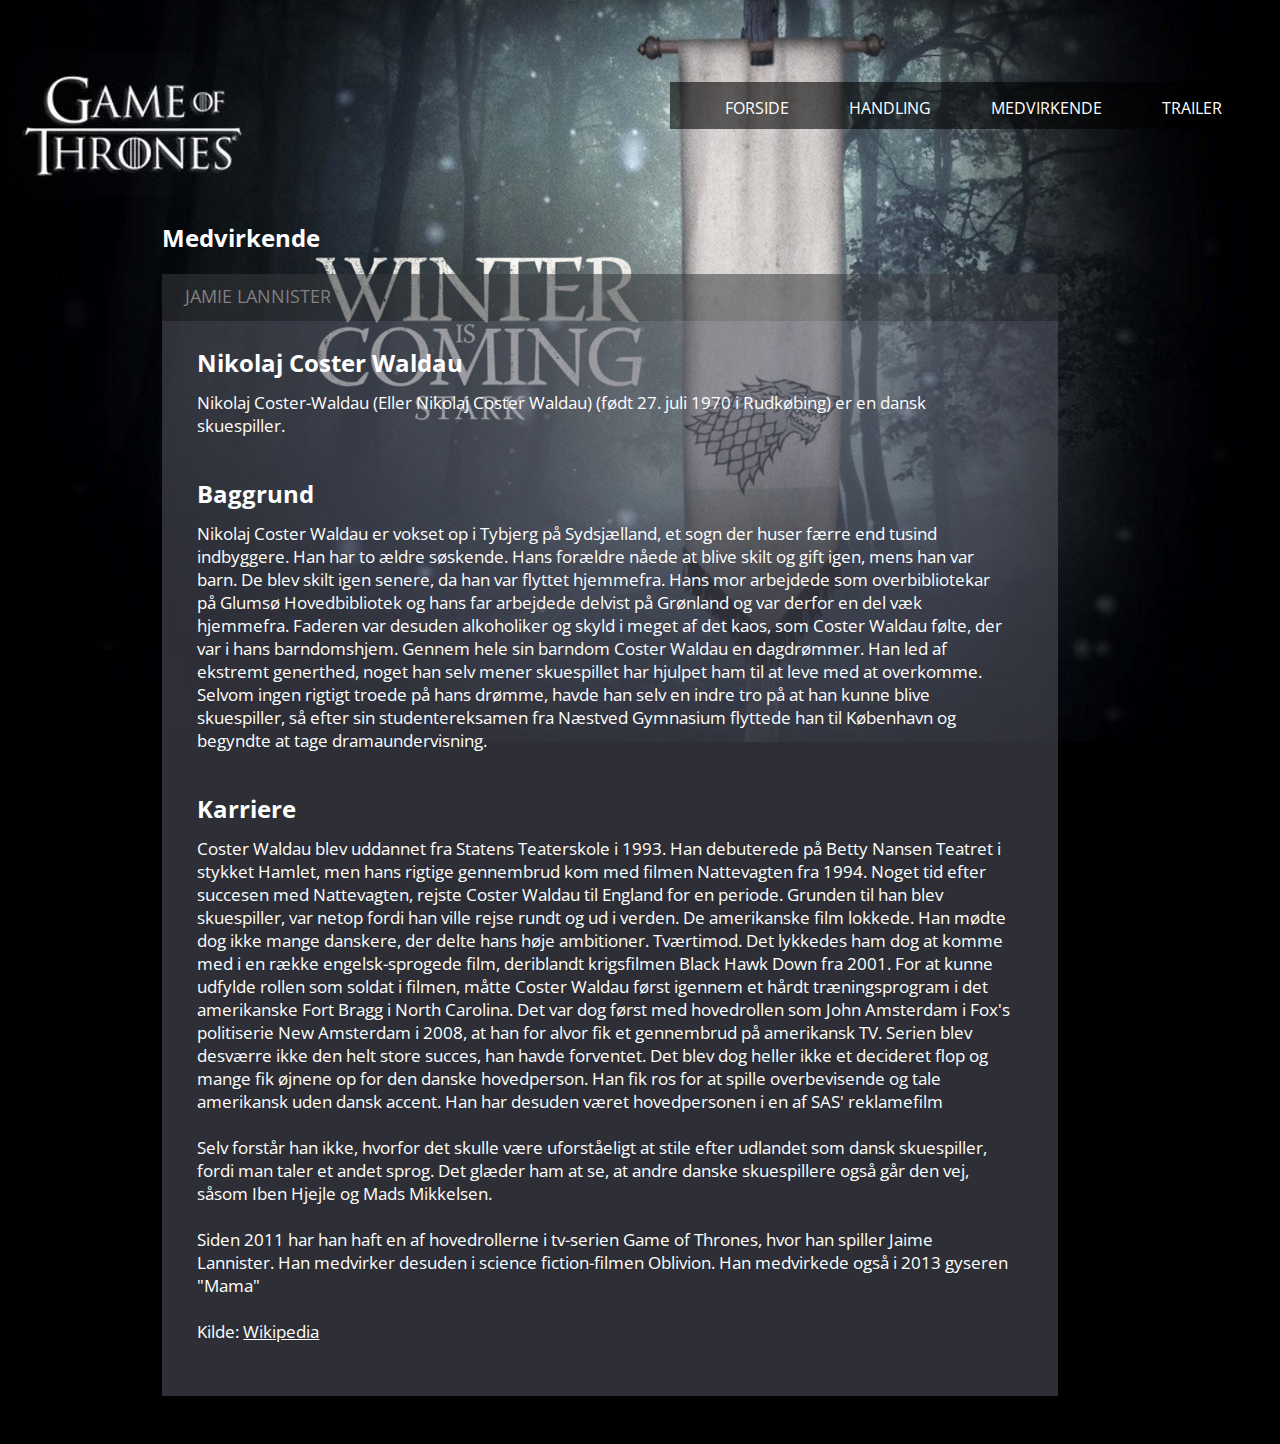
<file: nikolajcoster-waldau.html>
<!DOCTYPE html>
<html lang="en">
<head>
    <meta charset="UTF-8">
    <meta name="viewport" content="width=device-width, initial-scale=1.0">
    <link a href="css/skuespillere.css" type="text/css" rel="stylesheet">
    <meta name="viewport" content="width=device-width, initial-scale=1">
    <link rel="stylesheet" href="https://cdnjs.cloudflare.com/ajax/libs/font-awesome/4.7.0/css/font-awesome.min.css">
    <link href='https://fonts.googleapis.com/css?family=Open Sans' rel='stylesheet'>
    <link href="https://cdnjs.cloudflare.com/ajax/libs/animate.css/4.1.1/animate.min.css" rel="stylesheet"/>
    <title>Game of Thrones | Medvirkende</title>
</head>
<body>
    <script>
        function myFunction() {
          var x = document.getElementById("myLinks");
          if (x.style.display === "block") {
            x.style.display = "none";
          } else {
            x.style.display = "block";
          }
        }
    </script>
    <div class="topnav">
        <a href="#home" class="active"></a>
        <div id="myLinks">
          <a href="index.html">Forside</a>
          <a href="handling.html">Handling</a>
          <a href="medvirkende.html">Medvirkende</a>
          <a href="trailer.html">Trailer</a>
        </div>
        <a href="javascript:void(0);" class="icon" onclick="myFunction()">
          <i class="fa fa-bars"></i>
        </a>
    </div>
    <header>
        <div class="div1">
            <a href="index.html"><img src="img/logo-got.png" class="animate__animated animate__fadeInLeft" class="gotimg"></a>
        </div>
        <nav>
            <a href="index.html" class="animate__animated animate__fadeInRight">FORSIDE</a>
            <a href="handling.html" class="animate__animated animate__fadeInRight">HANDLING</a>
            <a href="medvirkende.html" class="animate__animated animate__fadeInRight">MEDVIRKENDE</a>
            <a href="trailer.html" class="animate__animated animate__fadeInRight">TRAILER</a>
        </nav>
    </header>

    <content>
        <article class="box">
            <h2>Medvirkende</h2>
            <h1>JAMIE LANNISTER</h1>
            <div class="flexbox">
                <div>
                    <h2 class="h2">Nikolaj Coster Waldau</h2>
                    <p class="p">Nikolaj Coster-Waldau (Eller Nikolaj Coster Waldau) (født 27. juli 1970 i Rudkøbing) er en dansk skuespiller.</p>
                    <h2 class="h2">Baggrund</h2><p class="p">Nikolaj Coster Waldau er vokset op i Tybjerg på Sydsjælland, et sogn der huser færre end tusind indbyggere. Han har to ældre søskende. Hans forældre nåede at blive skilt og gift igen, mens han var barn. De blev skilt igen senere, da han var flyttet hjemmefra. Hans mor arbejdede som overbibliotekar på Glumsø Hovedbibliotek og hans far arbejdede delvist på Grønland og var  derfor en del væk hjemmefra. Faderen var desuden alkoholiker og skyld i meget af det kaos, som Coster Waldau følte, der var i hans barndomshjem. Gennem hele sin barndom Coster Waldau en dagdrømmer. Han led af ekstremt generthed, noget han selv mener skuespillet har hjulpet ham til at leve med at overkomme. Selvom ingen rigtigt troede på hans drømme, havde han selv en indre tro på at han kunne blive skuespiller, så efter sin studentereksamen fra Næstved Gymnasium flyttede han til København og begyndte at tage dramaundervisning.</p>
                    <h2 class="h2">Karriere</h2><p class="p">Coster Waldau blev uddannet fra Statens Teaterskole i 1993. Han debuterede på Betty Nansen Teatret i stykket Hamlet, men hans rigtige gennembrud kom med filmen Nattevagten fra 1994. Noget tid efter succesen med Nattevagten, rejste Coster Waldau til England for en periode. Grunden til han blev skuespiller, var netop fordi han ville rejse rundt og ud i verden. De amerikanske film lokkede. Han mødte dog ikke mange danskere, der delte hans høje ambitioner. Tværtimod. Det lykkedes ham dog at komme med i en række engelsk-sprogede film, deriblandt krigsfilmen Black Hawk Down fra 2001. For at kunne udfylde rollen som soldat i filmen, måtte Coster Waldau først igennem et hårdt træningsprogram i det amerikanske Fort Bragg i North Carolina. Det var dog først med hovedrollen som John Amsterdam i Fox's politiserie New Amsterdam i 2008, at han for alvor fik et gennembrud på amerikansk TV. Serien blev desværre ikke den helt store succes, han havde forventet. Det blev dog heller ikke et decideret flop og mange fik øjnene op for den danske hovedperson. Han fik ros for at spille overbevisende og tale amerikansk uden dansk accent. Han har desuden været hovedpersonen i en af SAS' reklamefilm<br><br>Selv forstår han ikke, hvorfor det skulle være uforståeligt at stile efter udlandet som dansk skuespiller, fordi man taler et andet sprog. Det glæder ham at se, at andre danske skuespillere også går den vej, såsom Iben Hjejle og Mads Mikkelsen.<br><br>Siden 2011 har han haft en af hovedrollerne i tv-serien Game of Thrones, hvor han spiller Jaime Lannister. Han medvirker desuden i science fiction-filmen Oblivion. Han medvirkede også i 2013 gyseren "Mama"</b><br><br>Kilde: <a href="https://en.wikipedia.org/wiki/Nikolaj_Coster_Waldau" target="_blank">Wikipedia</a></p>
                </div>
            </div>
        </article>
    </content>
</body>
</html>
</file>
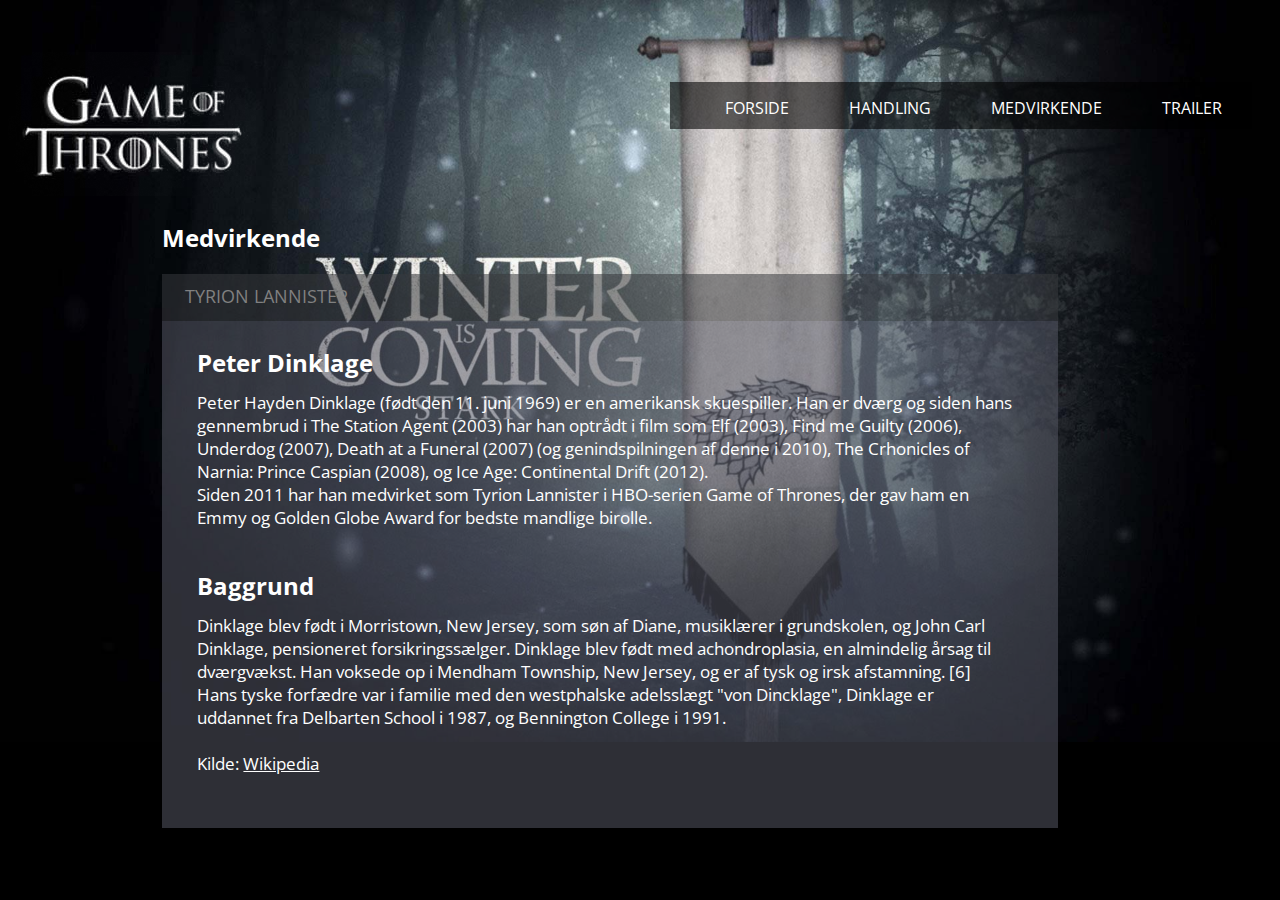
<file: peterdinklage.html>
<!DOCTYPE html>
<html lang="en">
<head>
    <meta charset="UTF-8">
    <meta name="viewport" content="width=device-width, initial-scale=1.0">
    <link a href="css/skuespillere.css" type="text/css" rel="stylesheet">
    <meta name="viewport" content="width=device-width, initial-scale=1">
    <link rel="stylesheet" href="https://cdnjs.cloudflare.com/ajax/libs/font-awesome/4.7.0/css/font-awesome.min.css">
    <link href='https://fonts.googleapis.com/css?family=Open Sans' rel='stylesheet'>
    <link href="https://cdnjs.cloudflare.com/ajax/libs/animate.css/4.1.1/animate.min.css" rel="stylesheet"/>
    <title>Game of Thrones | Medvirkende</title>
</head>
<body>
    <script>
        function myFunction() {
          var x = document.getElementById("myLinks");
          if (x.style.display === "block") {
            x.style.display = "none";
          } else {
            x.style.display = "block";
          }
        }
    </script>
    <div class="topnav">
        <a href="#home" class="active"></a>
        <div id="myLinks">
          <a href="index.html">Forside</a>
          <a href="handling.html">Handling</a>
          <a href="medvirkende.html">Medvirkende</a>
          <a href="trailer.html">Trailer</a>
        </div>
        <a href="javascript:void(0);" class="icon" onclick="myFunction()">
          <i class="fa fa-bars"></i>
        </a>
    </div>
    <header>
        <div class="div1">
            <a href="index.html"><img src="img/logo-got.png" class="animate__animated animate__fadeInLeft" class="gotimg"></a>
        </div>
        <nav>
            <a href="index.html" class="animate__animated animate__fadeInRight">FORSIDE</a>
            <a href="handling.html" class="animate__animated animate__fadeInRight">HANDLING</a>
            <a href="medvirkende.html" class="animate__animated animate__fadeInRight">MEDVIRKENDE</a>
            <a href="trailer.html" class="animate__animated animate__fadeInRight">TRAILER</a>
        </nav>
    </header>

    <content>
        <article class="box">
            <h2>Medvirkende</h2>
            <h1>TYRION LANNISTER</h1>
            <div class="flexbox">
                <div>
                    <h2 class="h2">Peter Dinklage</h2>
                    <p class="p">Peter Hayden Dinklage (født den 11. juni 1969) er en amerikansk skuespiller. Han er dværg og siden hans gennembrud i The Station Agent (2003) har han optrådt i film som Elf (2003), Find me Guilty (2006), Underdog (2007), Death at a Funeral (2007) (og genindspilningen af denne i 2010), The Crhonicles of Narnia: Prince Caspian (2008), og Ice Age: Continental Drift (2012).<br>Siden 2011 har han medvirket som Tyrion Lannister i HBO-serien Game of Thrones, der gav ham en Emmy og Golden Globe Award for bedste mandlige birolle.</p>
                    <h2 class="h2">Baggrund</h2><p class="p">Dinklage blev født i Morristown, New Jersey, som søn af Diane, musiklærer i grundskolen, og John Carl Dinklage, pensioneret forsikringssælger. Dinklage blev født med achondroplasia, en almindelig årsag til dværgvækst. Han voksede op i Mendham Township, New Jersey, og er af tysk og irsk afstamning. [6] Hans tyske forfædre var i familie med den westphalske adelsslægt "von Dincklage", Dinklage er uddannet fra Delbarten School i 1987, og Bennington College i 1991.<br><br>Kilde: <a href="https://en.wikipedia.org/wiki/Peter_Dinklage" target="_blank">Wikipedia</a></p>
                </div>
            </div>
        </article>
    </content>
</body>
</html>
</file>
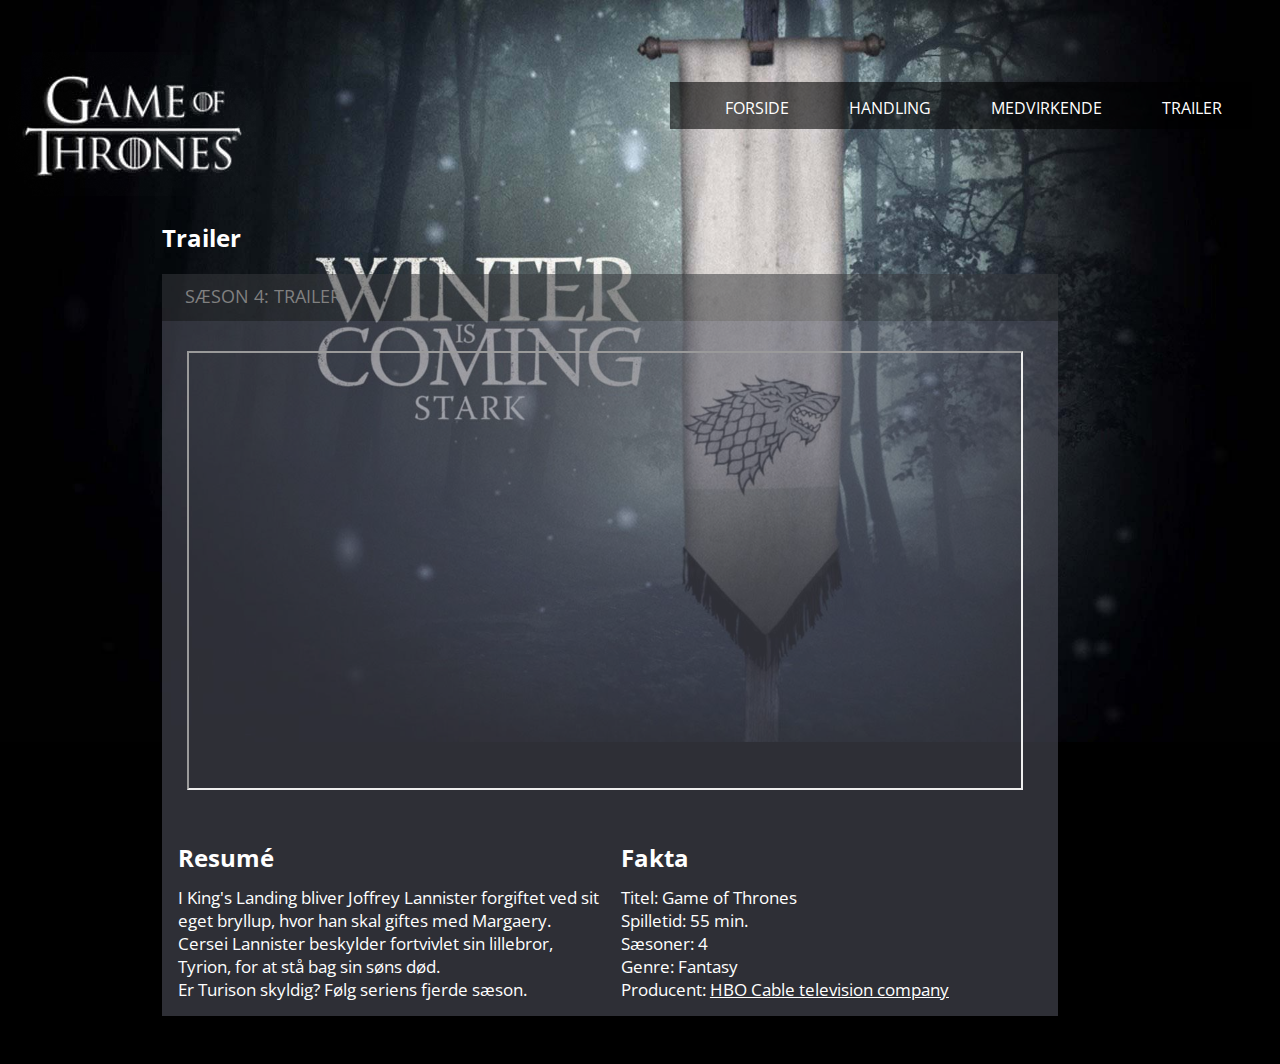
<file: trailer.html>
<!DOCTYPE html>
<html lang="en">
<head>
    <meta charset="UTF-8">
    <meta name="viewport" content="width=device-width, initial-scale=1.0">
    <link a href="css/trailer.css" type="text/css" rel="stylesheet">
    <meta name="viewport" content="width=device-width, initial-scale=1">
    <link rel="stylesheet" href="https://cdnjs.cloudflare.com/ajax/libs/font-awesome/4.7.0/css/font-awesome.min.css">
    <link href='https://fonts.googleapis.com/css?family=Open Sans' rel='stylesheet'>
    <link href="https://cdnjs.cloudflare.com/ajax/libs/animate.css/4.1.1/animate.min.css" rel="stylesheet"/>
    <title>Game of Thrones | Medvirkende</title>
</head>
<body>
    <script>
        function myFunction() {
          var x = document.getElementById("myLinks");
          if (x.style.display === "block") {
            x.style.display = "none";
          } else {
            x.style.display = "block";
          }
        }
    </script>
    <div class="topnav">
        <a href="#home" class="active"></a>
        <div id="myLinks">
          <a href="index.html">Forside</a>
          <a href="handling.html">Handling</a>
          <a href="medvirkende.html">Medvirkende</a>
          <a href="trailer.html">Trailer</a>
        </div>
        <a href="javascript:void(0);" class="icon" onclick="myFunction()">
          <i class="fa fa-bars"></i>
        </a>
    </div>
    <header>
        <div class="div1">
            <a href="index.html"><img src="img/logo-got.png" class="animate__animated animate__fadeInLeft" class="gotimg"></a>
        </div>
        <nav>
            <a href="index.html" class="animate__animated animate__fadeInRight">FORSIDE</a>
            <a href="handling.html" class="animate__animated animate__fadeInRight">HANDLING</a>
            <a href="medvirkende.html" class="animate__animated animate__fadeInRight">MEDVIRKENDE</a>
            <a href="trailer.html" class="animate__animated animate__fadeInRight">TRAILER</a>
        </nav>
    </header>

    <content>
        <article class="box">
            <h2>Trailer</h2>
            <h1>SÆSON 4: TRAILER</h1>
            <div class="flexbox">
                <div class="video-area">
                    <iframe src="https://www.youtube.com/embed/xZY43QSx3Fk">
                    </iframe>
                </div>
                <div class="flex">
                    <div class="fakta">
                        <h2 class="h2">Resumé</h2>
                        <p class="p">I King's Landing bliver Joffrey Lannister forgiftet ved sit eget bryllup, hvor han skal giftes med Margaery. Cersei Lannister beskylder fortvivlet sin lillebror, Tyrion, for at stå bag sin søns død.<br>Er Turison skyldig? Følg seriens fjerde sæson.
                        </p>
                    </div>
                    <div>
                        <h2 class="h2">Fakta</h2>
                        <p class="p">Titel: Game of Thrones<br>Spilletid: 55 min.<br>Sæsoner: 4<br>Genre: Fantasy<br>Producent: <a href="https://www.hbomax.com/subscribe/plan-picker?utm_id=sa%7c71700000087658624%7c58700007448735462%7cp66926217632&gclid=EAIaIQobChMIxq6L_5Hj9QIVDIxoCR2K9AG1EAAYASAAEgITJvD_BwE&gclsrc=aw.ds" target="_blank">HBO Cable television company</a>
                        </p>
                    </div>
                </div>
            </div>
        </article>
    </content>
</body>
</html>
</file>
<file: css/style.css>
body{
    background: url(../img/background-img.jpg) no-repeat;
    background-size:100vw 58vw;
    background-color:black;}
header{
    display:flex;
    justify-content:space-between;}
nav{
    display:flex;
    margin:30px 20px 0px px;
    height:47px;
    padding-left:25px;
    background:rgba(0, 0, 0, 0.58);}
nav a{
    padding:15px 30px 0px 30px;
    text-decoration:none;}
p, h1{
    margin:0px;
    padding-left:8px;}
h1, h2, p, a {
    font-weight:normal;
    color:white;
    font-family: 'Open Sans';}
p{
    background:rgba(84, 86, 99, 0.548);
    font-size:15px;
    margin-top:-5px;
    padding: 20px 6px 20px 16px;
    height:5.5rem;}
h1{
    background:rgba(56, 57, 61, 0.541);
    font-size:18px;
    padding:10px 0px 0px 23px;
    height:2.3rem;}
nav a:hover{
    background:rgba(220, 220, 220, 0.411);}
a{
    transition: 0.4s ease-in-out;}
.indexcontent{
    margin-top:24rem;
    display:flex;
    justify-content:center;}
.box{
    margin:0.6rem;
    width:250px;
    height:140px;
    padding-bottom:10rem;
    transition: 0.4s;}
.topborder{
    border-top: 2px solid rgb(51, 51, 51);
    width:250px;
    height:140px;}
.box:hover{
    transform:scale(1.15);}
.topnav{
    visibility:hidden;}
a, .box{
    text-decoration:none;}
@media screen and (max-width: 1100px) {
    .indexcontent{
        flex-wrap:wrap;
        margin-top:10rem;}
    .box{
        margin:2rem 5rem;}
    header{
        flex-direction:column;}
    nav {
        display:flex;
        justify-content:center;}
    body {
        background: url(../img/background-imgsmall.jpg) no-repeat;
        background-size:100vw 58vw;
        background-color:black;}}
@media screen and (max-width: 850px) {
    body{
        margin:0px;}
    .indexcontent{
        margin-top:0rem;}
    nav{
        visibility:hidden;}
    .topnav{
        visibility:visible;}
    .topnav {
        overflow: hidden;
        background-color: #333;
        position: relative;}
    .topnav #myLinks {
        display: none;}
    .topnav a {
        color: white;
        padding: 14px 16px;
        text-decoration: none;
        font-size: 17px;
        display: block;}  
    .topnav a.icon {
        background: black;
        display: block;
        position: absolute;
        right: 0;
        top: 0;}
    .topnav a:hover {
        background-color: #ddd;
        color: black;}
    .active {
        background-color: #1f7177;
        height:23px;
        color: white;}
    header{
        height:140px;}}
</file>
<file: css/skuespillere.css>
body{
    background: url(../img/background-img.jpg) no-repeat;
    background-size:100vw 58vw;
    background-color:black;}
.topnav{
    visibility:hidden;}
header{
    display:flex;
    justify-content:space-between;}
nav{
    display:flex;
    margin:30px 20px 0px 0px;
    height:47px;
    padding-left:25px;
    background:rgba(0, 0, 0, 0.58);}
nav a{
    padding: 15px 30px 0px 30px;
    text-decoration:none;}
p, h1{
    margin:0px;
    padding-left:8px;}
h2, h4, a, p{
    color:white;
    font-family: 'Open Sans';}
p{
    font-size:17px;
    margin-top:0px;
    padding:45px 5% 6px 4%;
    height:5.5rem;
    height:auto;
    padding-bottom:15px;}
h1{
    background:rgba(56, 57, 61, 0.541);
    color:gray;
    font-size:18px;
    padding:10px 0px 0px 23px;
    font-weight:normal;
    font-family: 'Open Sans';
    height:2.3rem;}
nav a:hover{
    background:rgba(220, 220, 220, 0.411);}
a{
    transition: 0.4s ease-in-out;}
content{
    display:flex;
    margin-left:12vw;
    flex-direction:column;
    justify-content:center;}
.box{
    width:70vw;
    margin-bottom:40px;}
.pic{
    background:rgba(84, 86, 99, 0.548);
    height:260px;
    padding:30px 80vw 20px 0px;}
.got{
    height:170px;
    width:120px;}
.h2{
    padding:0px 0px 0px 4%;
    margin:25px 0px 0px 0px;
    height:0px;}
.image-area{
    padding:30px 0px 22px 30px;}
.flexbox{
    display:flex;
    background:rgba(84, 86, 99, 0.548);
    padding-bottom:3vw;}
@media screen and (max-width: 1100px) {
    content{
        flex-wrap:wrap;}
    header{
        flex-direction:column;}
    .div, nav, .div1{
        display:flex;}
    .div1, nav {
        justify-content:center;}
    body {
        background: url(../img/background-imgsmall.jpg) no-repeat;
        background-size:100vw 58vw;
        background-color:black;}}
@media screen and (max-width: 850px) {
    body{
        margin:0px;}
    nav{
        flex-direction:column;
        text-align:center;
        height:180px;}
    nav{
        visibility:hidden;}
    .topnav{
        visibility:visible;}
    .topnav {
        overflow: hidden;
        background-color: #333;
        position: relative;}
    .topnav #myLinks {
        display: none;}
    .topnav a {
        color: white;
        padding: 14px 16px;
        text-decoration: none;
        font-size: 17px;
        display: block;}
    .topnav a.icon {
        background: black;
        display: block;
        position: absolute;
        right: 0;
        top: 0;}
    .topnav a:hover {
        background-color: #ddd;
        color: black;}
    .active {
        background-color: #1f7177;
        height:23px;
        color: white;}
    header{
          height:140px;}}
</file>
<file: css/handling.css>
.topnav{
    visibility:hidden;}
body{
    background: url(../img/background-img.jpg) no-repeat;
    background-size:100vw 58vw;
    background-color:black;}
header{
    display:flex;
    justify-content:space-between;}
nav{
    display:flex;
    margin:30px 20px 0px 0px;
    height:47px;
    padding-left:25px;
    background:rgba(0, 0, 0, 0.58);}
nav a{
    padding: 15px 30px 0px 30px;
    text-decoration:none;}
p, h1{
    margin:0px;
    padding-left:8px;}
h2, h4, a, p{
    color:white;
    font-family: 'Open Sans';}
p{
    font-size:15px;
    margin-top:0px;
    padding:0px 5% 0px 5%;
    height:5.5rem;
    height:auto;
    padding-bottom:15px;}
h1{
    background:rgba(56, 57, 61, 0.541);
    color:gray;
    font-size:18px;
    padding:10px 0px 0px 23px;
    font-weight:normal;
    font-family: 'Open Sans';
    height:2.3rem;}
nav a:hover{
    background:rgba(220, 220, 220, 0.411);}
a{
    transition: 0.4s ease-in-out;}
content{
    display:flex;
    justify-content:center;}
.box{
    width:80vw;
    margin-bottom:40px;}
.pic, .h2, .p, p{
    background:rgba(84, 86, 99, 0.548);
}
.pic{
    display:flex;
    justify-content:center;
    padding:30px 0px 20px 0px;}
.h2{
    padding:10px 10px 10px 5%;
    margin:0;}
.got{
    width:72vw;}
@media screen and (max-width: 1100px) {
    content{
        flex-wrap:wrap;}
    header{
        flex-direction:column;}
    .div, nav, .div1{
        display:flex;}
    .div1, nav {
        justify-content:center;}
    body {
        background: url(../img/background-imgsmall.jpg) no-repeat;
        background-size:100vw 58vw;
        background-color:black;}}
@media screen and (max-width: 850px) {
    body{
        margin:0px;}
    nav{
        flex-direction:column;
        text-align:center;
        height:180px;}
    nav{
        visibility:hidden;}
    .topnav{
        visibility:visible;}
    .topnav {
        overflow: hidden;
        background-color: #333;
        position: relative;}
    .topnav #myLinks {
        display: none;}
    .topnav a {
        color: white;
        padding: 14px 16px;
        text-decoration: none;
        font-size: 17px;
        display: block;}
    .topnav a.icon {
        background: black;
        display: block;
        position: absolute;
        right: 0;
        top: 0;}
    .topnav a:hover {
        background-color: #ddd;
        color: black;}
    .active {
        background-color: #1f7177;
        height:23px;
        color: white;}
    header{
          height:140px;}}
</file>
<file: css/medvirkende.css>
body{
    background: url(../img/background-img.jpg) no-repeat;
    background-size:100vw 58vw;
    background-color:black;}
.topnav{
    visibility:hidden;}
header{
    display:flex;
    justify-content:space-between;}
nav{
    display:flex;
    margin:30px 20px 0px 0px;
    height:47px;
    padding-left:25px;
    background:rgba(0, 0, 0, 0.58);}
nav a{
    padding: 15px 30px 0px 30px;
    text-decoration:none;}
p, h1{
    margin:0px;
    padding-left:8px;}
h2, h4, a, p{
    color:white;
    font-family: 'Open Sans';}
p{
    font-size:17px;
    margin-top:0px;
    padding:45px 5% 6px 4%;
    height:5.5rem;
    height:auto;
    padding-bottom:15px;}
h1{
    background:rgba(56, 57, 61, 0.541);
    color:gray;
    font-size:18px;
    padding:10px 0px 0px 23px;
    font-weight:normal;
    font-family: 'Open Sans';
    height:2.3rem;}
nav a:hover{
    background:rgba(220, 220, 220, 0.411);}
a{
    transition: 0.4s ease-in-out;}
content{
    display:flex;
    margin-left:12vw;
    flex-direction:column;
    justify-content:center;}
.box{
    width:70vw;
    margin-bottom:40px;}
.pic{
    background:rgba(84, 86, 99, 0.548);
    height:260px;
    padding:30px 80vw 20px 0px;}
.got{
    height:170px;
    width:120px;}
.h2{
    padding:0px 0px 0px 4%;
    margin:25px 0px 0px 0px;
    height:0px;}
.image-area{
    padding:30px 0px 22px 30px;}
.flexbox{
    display:flex;
    background:rgba(84, 86, 99, 0.548);}
@media screen and (max-width: 1100px) {
    content{
        flex-wrap:wrap;}
    header{
        flex-direction:column;}
    .div, nav, .div1{
        display:flex;}
    .div1, nav {
        justify-content:center;}
    body {
        background: url(../img/background-imgsmall.jpg) no-repeat;
        background-size:100vw 58vw;
        background-color:black;}}
@media screen and (max-width: 850px) {
    body{
        margin:0px;}
    nav{
        flex-direction:column;
        text-align:center;
        height:180px;}
    nav{
        visibility:hidden;}
    .topnav{
        visibility:visible;}
    .topnav {
        overflow: hidden;
        background-color: #333;
        position: relative;}
    .topnav #myLinks {
        display: none;}
    .topnav a {
        color: white;
        padding: 14px 16px;
        text-decoration: none;
        font-size: 17px;
        display: block;}
    .topnav a.icon {
        background: black;
        display: block;
        position: absolute;
        right: 0;
        top: 0;}
    .topnav a:hover {
        background-color: #ddd;
        color: black;}
    .active {
        background-color: #1f7177;
        height:23px;
        color: white;}
    .image-area{
        display:flex;
        justify-content:center;
        padding:30px 0px 22px 0px;}
    .flexbox{
        flex-direction:column;}
    header{
          height:140px;}}
</file>
<file: css/trailer.css>
body{
    background: url(../img/background-img.jpg) no-repeat;
    background-size:100vw 58vw;
    background-color:black;}
.topnav{
    visibility:hidden;}
header{
    display:flex;
    justify-content:space-between;}
nav{
    display:flex;
    margin:30px 20px 0px 0px;
    height:47px;
    padding-left:25px;
    background:rgba(0, 0, 0, 0.58);}
nav a{
    padding: 15px 30px 0px 30px;
    text-decoration:none;}
p, h1{
    margin:0px;
    padding-left:8px;}
h2, h4, a, p{
    color:white;
    font-family: 'Open Sans';}
p{
    font-size:17px;
    margin-top:0px;
    padding:45px 5% 6px 4%;
    width:33vw;
    height:auto;
    padding-bottom:15px;}
h1{
    background:rgba(56, 57, 61, 0.541);
    color:gray;
    font-size:18px;
    padding:10px 0px 0px 23px;
    font-weight:normal;
    font-family: 'Open Sans';
    height:2.3rem;}
nav a:hover{
    background:rgba(220, 220, 220, 0.411);}
a{
    transition: 0.4s ease-in-out;}
content{
    display:flex;
    margin-left:12vw;
    flex-direction:column;
    justify-content:center;}
.box{
    width:70vw;
    margin-bottom:40px;}
.pic{
    background:rgba(84, 86, 99, 0.548);
    height:260px;
    padding:30px 80vw 20px 0px;}
.h2{
    padding:0px 0px 0px 4%;
    margin:25px 0px 0px 0px;
    height:0px;}
.video-area{
    padding:30px 0px 22px 2vw;}
.flexbox{
    background:rgba(84, 86, 99, 0.548);}
iframe{
    width:65vw;
    height:34vw;}
.flex{
    display:flex;}
.fakta{
    padding-right:20px;}
@media screen and (max-width: 1100px) {
    content{
        flex-wrap:wrap;}
    header{
        flex-direction:column;}
    .div, nav, .div1{
        display:flex;}
    .div1, nav {
        justify-content:center;}
    body {
        background: url(../img/background-imgsmall.jpg) no-repeat;
        background-size:100vw 58vw;
        background-color:black;}
    .p{
        width:66vw;
    }
    .flex{
        flex-direction:column;}}
@media screen and (max-width: 850px) {
    body{
        margin:0px;}
    nav{
        flex-direction:column;
        text-align:center;
        height:180px;}
    nav{
        visibility:hidden;}
    .topnav{
        visibility:visible;}
    .topnav {
        overflow: hidden;
        background-color: #333;
        position: relative;}
    .topnav #myLinks {
        display: none;}
    .topnav a {
        color: white;
        padding: 14px 16px;
        text-decoration: none;
        font-size: 17px;
        display: block;}
    .topnav a.icon {
        background: black;
        display: block;
        position: absolute;
        right: 0;
        top: 0;}
    .topnav a:hover {
        background-color: #ddd;
        color: black;}
    .active {
        background-color: #1f7177;
        height:23px;
        color: white;}
    header{
          height:140px;}}
</file>
